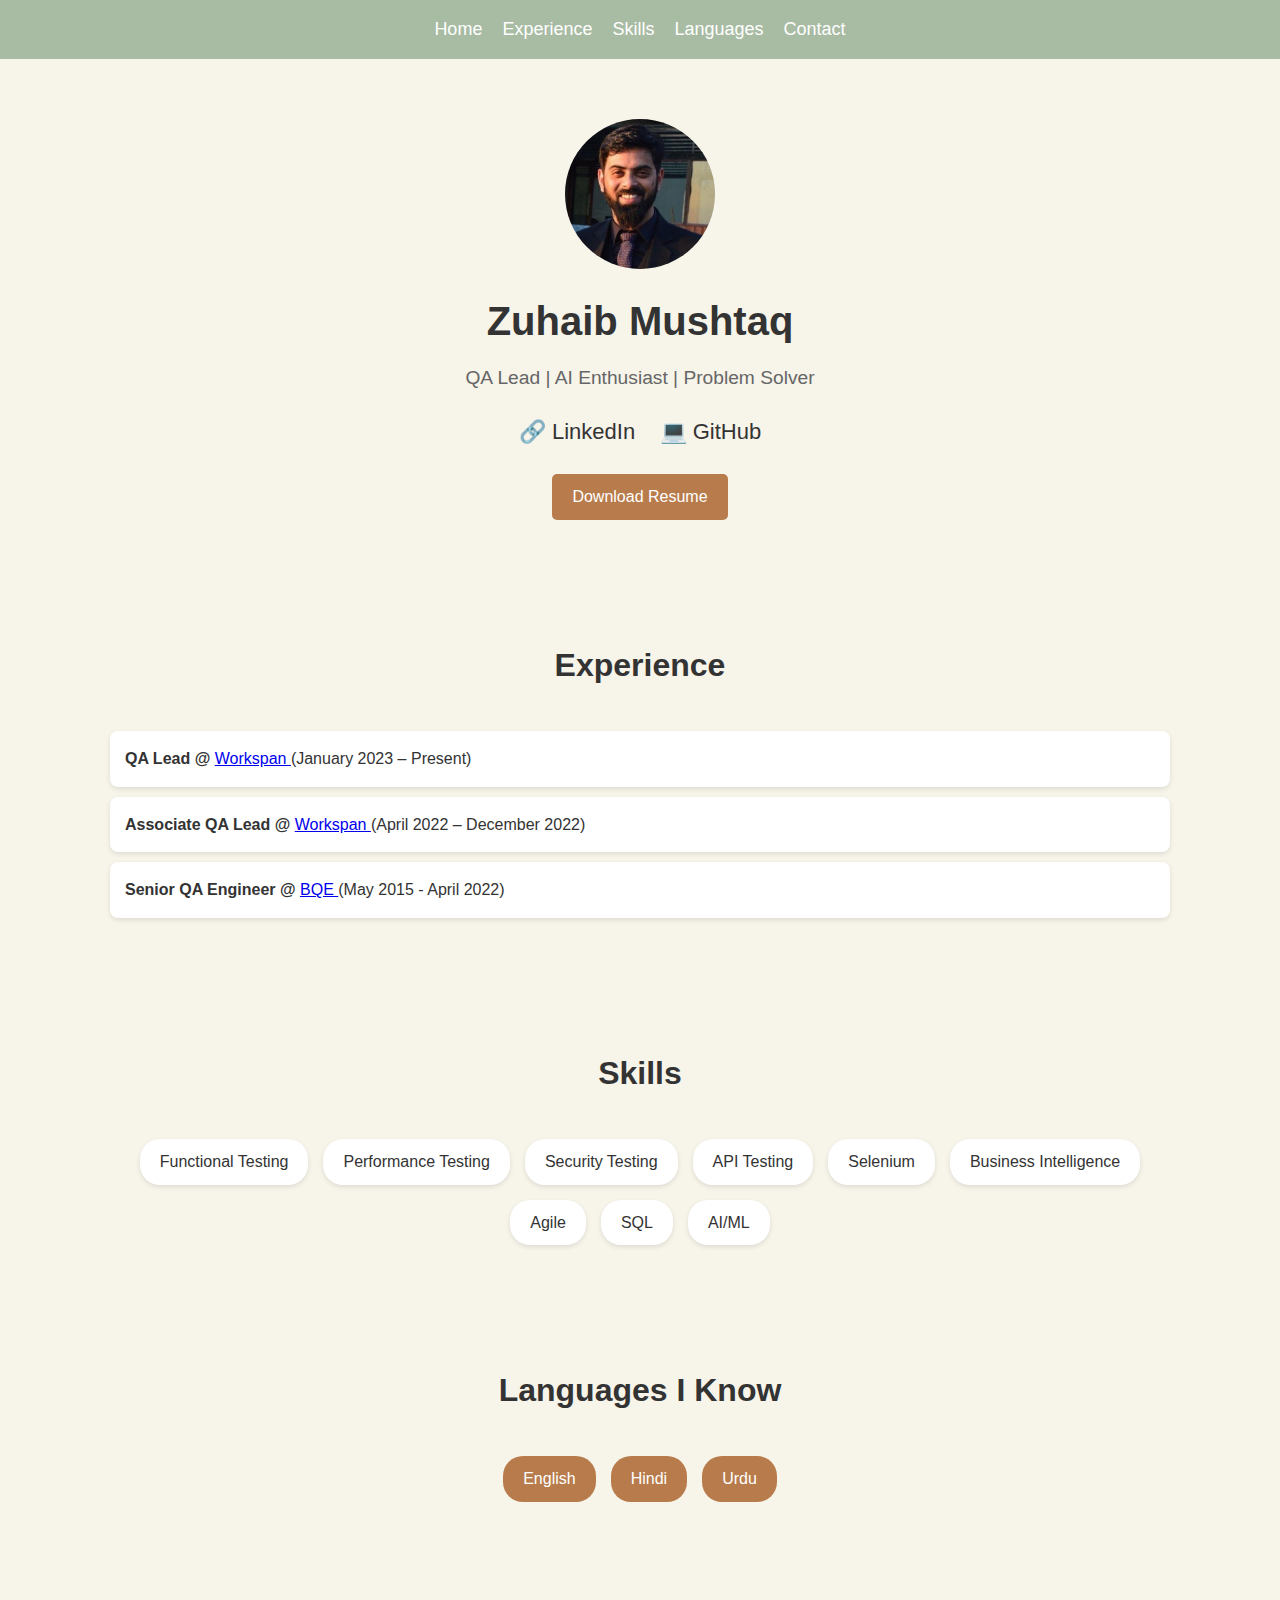
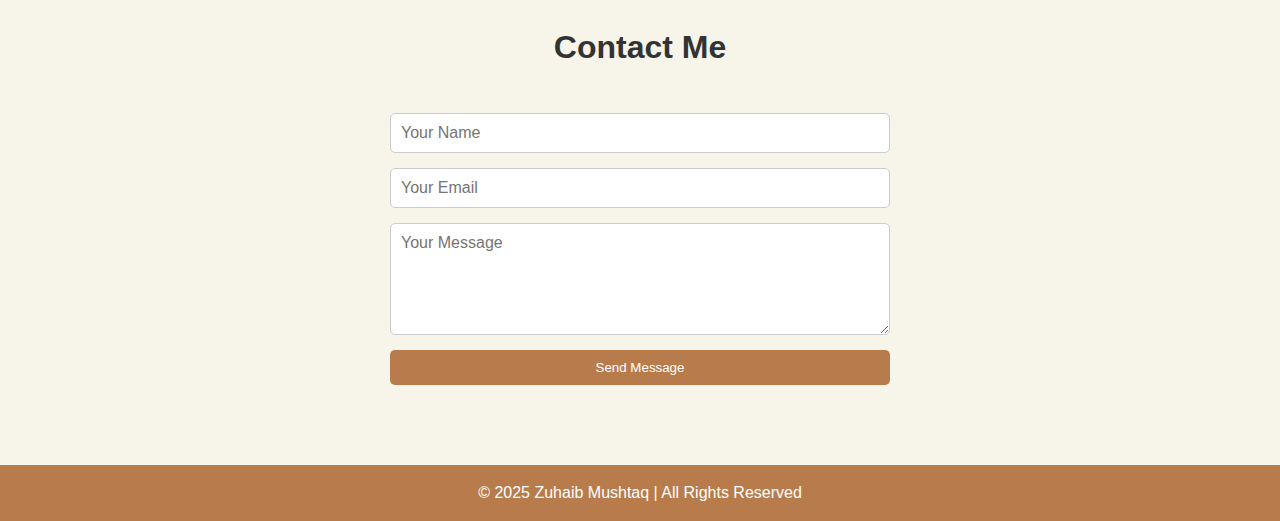
<file: index.html>
<!DOCTYPE html>
<html lang="en">
<head>
  <meta charset="UTF-8">
  <meta name="viewport" content="width=device-width, initial-scale=1.0">
  <title>Zuhaib's Portfolio</title>
  <link rel="stylesheet" href="portfolio.css">
</head>
<body>

  <header>
    <nav>
      <a href="#home">Home</a>
      <a href="#experience">Experience</a>
      <!-- <a href="#projects">Projects</a> -->
      <a href="#skills">Skills</a>
      <a href="#languages">Languages</a>
      <!-- <a href="#gallery">Gallery</a> -->
      <a href="#contact">Contact</a>
    </nav>
  </header>

  <!-- Hero -->
  <section class="hero" id="home">
    <img src="pp.jpeg" alt="Profile Photo">
    <h1>Zuhaib Mushtaq</h1>
    <p>QA Lead | AI Enthusiast | Problem Solver</p>
    <div class="social-links">
      <a href="https://www.linkedin.com/in/zuhaibmushtaq/" target="_blank">🔗 LinkedIn</a>
      <a href="https://github.com/zuhaibmushtaq" target="_blank">💻 GitHub</a>
    </div>
    <br>
    <a href="Zuhaib Mushtaq.pdf" class="btn" target="_blank">Download Resume</a>
  </section>

  <!-- Experience -->
  <section class="experience" id="experience">
    <h2>Experience</h2>
    <ul>
      <li><b>QA Lead @ </b> <a href="https://www.workspan.com" target="_blank"> Workspan </a> (January 2023 – Present)</li>
      <li><b>Associate QA Lead @ </b> <a href="https://www.workspan.com" target="_blank"> Workspan </a> (April 2022 – December 2022)</li>
      <li><b>Senior QA Engineer @ </b> <a href="https://www.bqe.com" target="_blank"> BQE </a> (May 2015 - April 2022)</li>
     
    </ul>
  </section>

  <!-- Projects -->
  <!-- <section id="projects">
    <h2>Projects I worked on</h2>
    <div class="projects">
      <div class="project">
        <img src="https://picsum.photos/300/200" alt="Project 1">
        <h3>AI Teammate System</h3>
        <p>Enhanced AI-powered collaboration inside Salesforce with partner insights and engagement tracking.</p>
      </div>
      <div class="project">
        <img src="https://picsum.photos/300/201" alt="Project 2">
        <h3>Portfolio Website</h3>
        <p>Built a personal responsive portfolio with HTML, CSS, and JavaScript.</p>
      </div>
      <div class="project">
        <img src="https://picsum.photos/300/202" alt="Project 3">
        <h3>Expense Tracker</h3>
        <p>Developed a full-stack expense tracking app with Flask and MySQL.</p>
      </div>
    </div>
  </section> -->

  <!-- Skills -->
  <section class="skills" id="skills">
    <h2>Skills</h2>
    <ul>
      <li>Functional Testing</li><li>Performance Testing</li><li>Security Testing</li>
      <li>API Testing</li><li>Selenium</li><li>Business Intelligence</li>
      <li>Agile</li><li>SQL</li><li>AI/ML</li>
    </ul>
  </section>

  <!-- Languages -->
  <section class="languages" id="languages">
    <h2>Languages I Know</h2>
    <ul>
      <li>English</li>
      <li>Hindi</li>
      <li>Urdu</li>
    </ul>
  </section>

  <!-- Gallery -->
 <!--  <section class="gallery" id="gallery">
    <h2>Photo Gallery</h2>
    <div class="gallery">
      <img src="https://picsum.photos/400/300" alt="Gallery 1">
      <img src="https://picsum.photos/401/300" alt="Gallery 2">
      <img src="https://picsum.photos/402/300" alt="Gallery 3">
      <img src="https://picsum.photos/403/300" alt="Gallery 4">
    </div>
  </section> -->

  <!-- Contact -->
  <section class="contact" id="contact">
    <h2>Contact Me</h2>
    <form onsubmit="sendMessage(event)">
      <input type="text" id="name" placeholder="Your Name" required>
      <input type="email" id="email" placeholder="Your Email" required>
      <textarea id="message" placeholder="Your Message" rows="5" required></textarea>
      <button type="submit" class="btn">Send Message</button>
    </form>
  </section>

  <footer>
    <p>© 2025 Zuhaib Mushtaq | All Rights Reserved</p>
  </footer>

<script>
  function sendMessage(event) {
    event.preventDefault();
    let name = document.getElementById("name").value;
    let email = document.getElementById("email").value;
    let message = document.getElementById("message").value;

    let subject = encodeURIComponent("Message from " + name);
    let body = encodeURIComponent("Name: " + name + "\nEmail: " + email + "\n\n" + message);

    window.location.href = `mailto:zuhaibmushtaq@gmail.com?subject=${subject}&body=${body}`;
  }
</script>

</body>
</html>
</file>
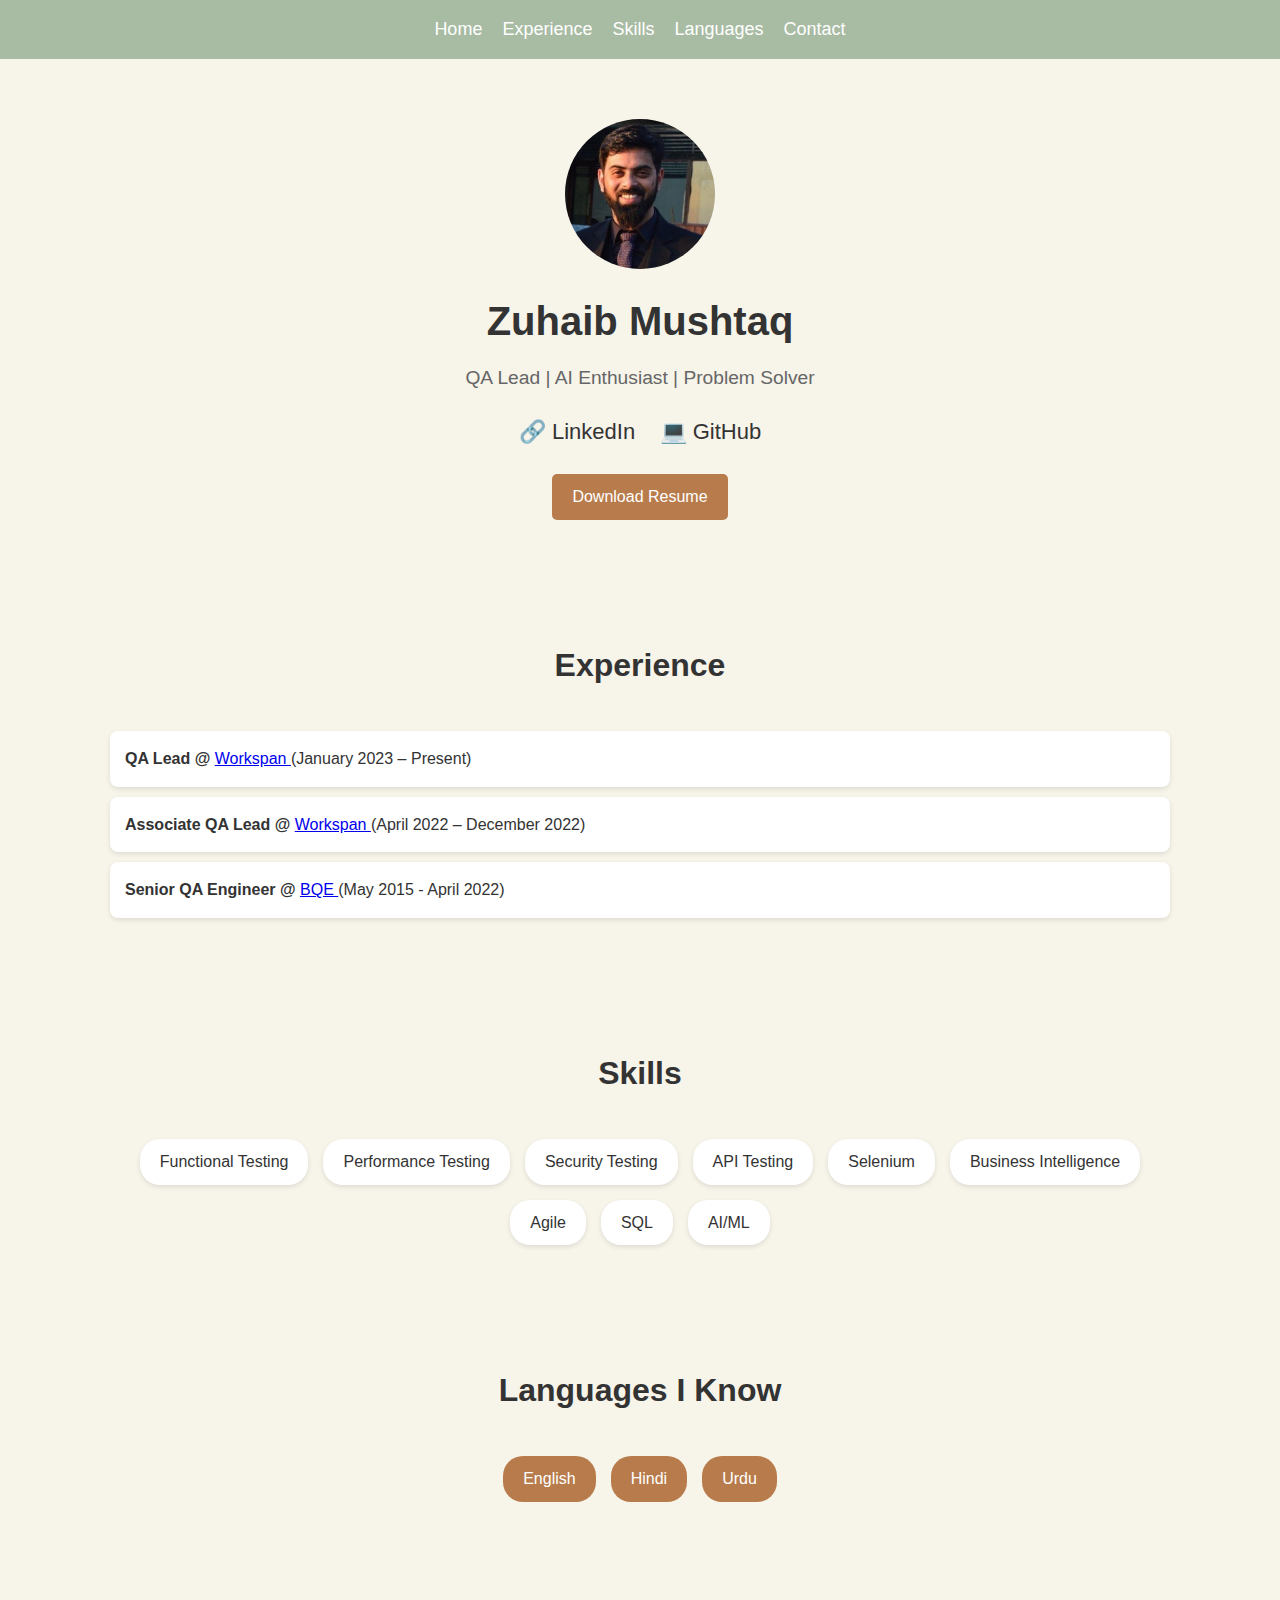
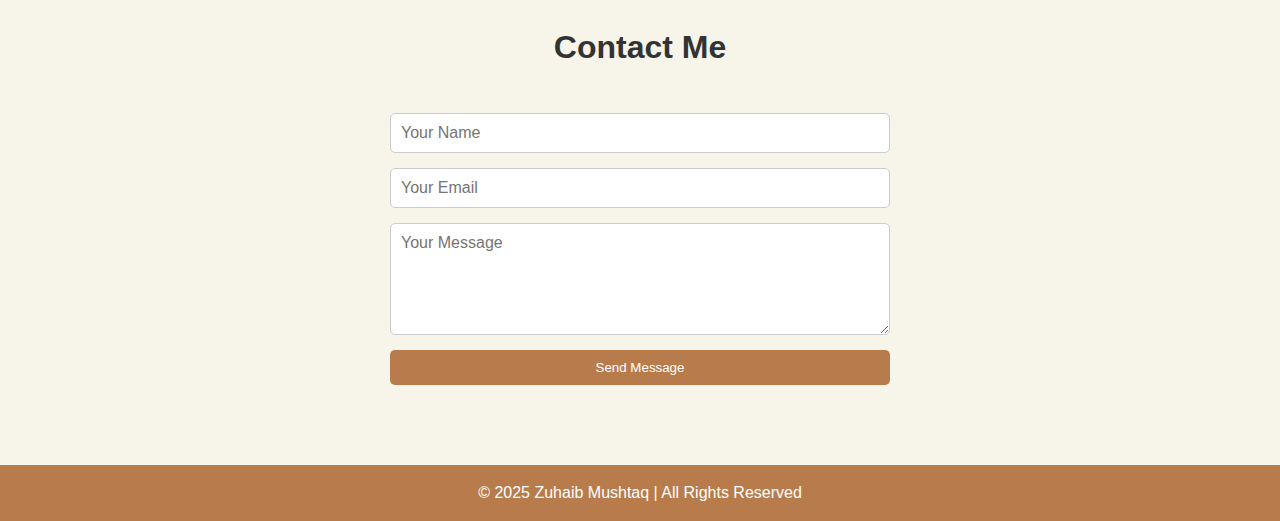
<file: portfolio.html>
<!DOCTYPE html>
<html lang="en">
<head>
  <meta charset="UTF-8">
  <meta name="viewport" content="width=device-width, initial-scale=1.0">
  <title>Zuhaib's Portfolio</title>
  <link rel="stylesheet" href="portfolio.css">
</head>
<body>

  <header>
    <nav>
      <a href="#home">Home</a>
      <a href="#experience">Experience</a>
      <!-- <a href="#projects">Projects</a> -->
      <a href="#skills">Skills</a>
      <a href="#languages">Languages</a>
      <!-- <a href="#gallery">Gallery</a> -->
      <a href="#contact">Contact</a>
    </nav>
  </header>

  <!-- Hero -->
  <section class="hero" id="home">
    <img src="pp.jpeg" alt="Profile Photo">
    <h1>Zuhaib Mushtaq</h1>
    <p>QA Lead | AI Enthusiast | Problem Solver</p>
    <div class="social-links">
      <a href="https://www.linkedin.com/in/zuhaibmushtaq/" target="_blank">🔗 LinkedIn</a>
      <a href="https://github.com/zuhaibmushtaq" target="_blank">💻 GitHub</a>
    </div>
    <br>
    <a href="CV_ZuhaibMushtaq_AI.pdf" class="btn" target="_blank">Download Resume</a>
  </section>

  <!-- Experience -->
  <section class="experience" id="experience">
    <h2>Experience</h2>
    <ul>
      <li><b>QA Lead @ </b> <a href="https://www.workspan.com" target="_blank"> Workspan </a> (January 2023 – Present)</li>
      <li><b>Associate QA Lead @ </b> <a href="https://www.workspan.com" target="_blank"> Workspan </a> (April 2022 – December 2022)</li>
      <li><b>Senior QA Engineer @ </b> <a href="https://www.bqe.com" target="_blank"> BQE </a> (May 2015 - April 2022)</li>
     
    </ul>
  </section>

  <!-- Projects -->
  <!-- <section id="projects">
    <h2>Projects I worked on</h2>
    <div class="projects">
      <div class="project">
        <img src="https://picsum.photos/300/200" alt="Project 1">
        <h3>AI Teammate System</h3>
        <p>Enhanced AI-powered collaboration inside Salesforce with partner insights and engagement tracking.</p>
      </div>
      <div class="project">
        <img src="https://picsum.photos/300/201" alt="Project 2">
        <h3>Portfolio Website</h3>
        <p>Built a personal responsive portfolio with HTML, CSS, and JavaScript.</p>
      </div>
      <div class="project">
        <img src="https://picsum.photos/300/202" alt="Project 3">
        <h3>Expense Tracker</h3>
        <p>Developed a full-stack expense tracking app with Flask and MySQL.</p>
      </div>
    </div>
  </section> -->

  <!-- Skills -->
  <section class="skills" id="skills">
    <h2>Skills</h2>
    <ul>
      <li>Functional Testing</li><li>Performance Testing</li><li>Security Testing</li>
      <li>API Testing</li><li>Selenium</li><li>Business Intelligence</li>
      <li>Agile</li><li>SQL</li><li>AI/ML</li>
    </ul>
  </section>

  <!-- Languages -->
  <section class="languages" id="languages">
    <h2>Languages I Know</h2>
    <ul>
      <li>English</li>
      <li>Hindi</li>
      <li>Urdu</li>
    </ul>
  </section>

  <!-- Gallery -->
 <!--  <section class="gallery" id="gallery">
    <h2>Photo Gallery</h2>
    <div class="gallery">
      <img src="https://picsum.photos/400/300" alt="Gallery 1">
      <img src="https://picsum.photos/401/300" alt="Gallery 2">
      <img src="https://picsum.photos/402/300" alt="Gallery 3">
      <img src="https://picsum.photos/403/300" alt="Gallery 4">
    </div>
  </section> -->

  <!-- Contact -->
  <section class="contact" id="contact">
    <h2>Contact Me</h2>
    <form onsubmit="sendMessage(event)">
      <input type="text" id="name" placeholder="Your Name" required>
      <input type="email" id="email" placeholder="Your Email" required>
      <textarea id="message" placeholder="Your Message" rows="5" required></textarea>
      <button type="submit" class="btn">Send Message</button>
    </form>
  </section>

  <footer>
    <p>© 2025 Zuhaib Mushtaq | All Rights Reserved</p>
  </footer>

<script>
  function sendMessage(event) {
    event.preventDefault();
    let name = document.getElementById("name").value;
    let email = document.getElementById("email").value;
    let message = document.getElementById("message").value;

    let subject = encodeURIComponent("Message from " + name);
    let body = encodeURIComponent("Name: " + name + "\nEmail: " + email + "\n\n" + message);

    window.location.href = `mailto:zuhaibmushtaq@gmail.com?subject=${subject}&body=${body}`;
  }
</script>

</body>
</html>
</file>
<file: portfolio.css>
* { margin: 0; padding: 0; box-sizing: border-box; font-family: Arial, sans-serif; }
    body { background: #F7F4EA; color: #333; line-height: 1.6; }
    header { background: #A8BBA3; color: #fff; padding: 15px 0; position: sticky; top: 0; z-index: 1000; }
    header nav { display: flex; justify-content: center; gap: 20px; }
    header nav a { color: #fff; text-decoration: none; font-size: 18px; transition: 0.3s; }
    header nav a:hover { color: #ff9800; }
    section { padding: 60px 20px; max-width: 1100px; margin: auto; }
    h2 { text-align: center; margin-bottom: 40px; font-size: 2rem; color: #333; }
    
    /* Hero Section */
    .hero { display: flex; flex-direction: column; align-items: center; text-align: center; padding: 60px 20px; }
    .hero img { width: 150px; height: 150px; border-radius: 50%; object-fit: cover; margin-bottom: 20px; }
    .hero h1 { font-size: 2.5rem; margin-bottom: 10px; }
    .hero p { font-size: 1.2rem; color: #666; margin-bottom: 20px; }
    .social-links a { margin: 0 10px; color: #333; font-size: 22px; text-decoration: none; transition: 0.3s; }
    .social-links a:hover { color: #B87C4C; }
    .btn { background: #B87C4C; color: #fff; padding: 10px 20px; border: none; border-radius: 5px; cursor: pointer; text-decoration: none; transition: 0.3s; }
    .btn:hover { background: #e68900; }
    
    /* Experience */
    .experience ul { list-style: none; }
    .experience li { background: #fff; padding: 15px; margin-bottom: 10px; border-radius: 8px; box-shadow: 0 2px 5px rgba(0,0,0,0.1); }
    
    /* Projects */
    .projects { display: grid; grid-template-columns: repeat(auto-fit, minmax(250px, 1fr)); gap: 20px; }
    .project { background: #fff; padding: 20px; border-radius: 10px; box-shadow: 0 2px 5px rgba(0,0,0,0.1); transition: transform 0.3s; }
    .project:hover { transform: scale(1.05); }
    .project img { max-width: 100%; border-radius: 8px; }
    
    /* Skills */
    .skills ul { display: flex; flex-wrap: wrap; justify-content: center; gap: 15px; list-style: none; }
    .skills li { background: #fff; padding: 10px 20px; border-radius: 20px; box-shadow: 0 2px 5px rgba(0,0,0,0.1); }
    
    /* Languages */
    .languages ul { list-style: none; display: flex; justify-content: center; gap: 15px; flex-wrap: wrap; }
    .languages li { background: #B87C4C; color: #fff; padding: 10px 20px; border-radius: 20px; }
    
    /* Gallery */
    .gallery { display: grid; grid-template-columns: repeat(auto-fit, minmax(200px, 1fr)); gap: 10px; }
    .gallery img { width: 100%; border-radius: 10px; transition: transform 0.3s; }
    .gallery img:hover { transform: scale(1.05); }
    
    /* Contact */
    .contact form { display: flex; flex-direction: column; gap: 15px; max-width: 500px; margin: auto; }
    .contact input, .contact textarea { padding: 10px; font-size: 1rem; border: 1px solid #ccc; border-radius: 5px; }
    
    footer { background: #B87C4C; color: #fff; text-align: center; padding: 15px; margin-top: 20px; }
</file>
